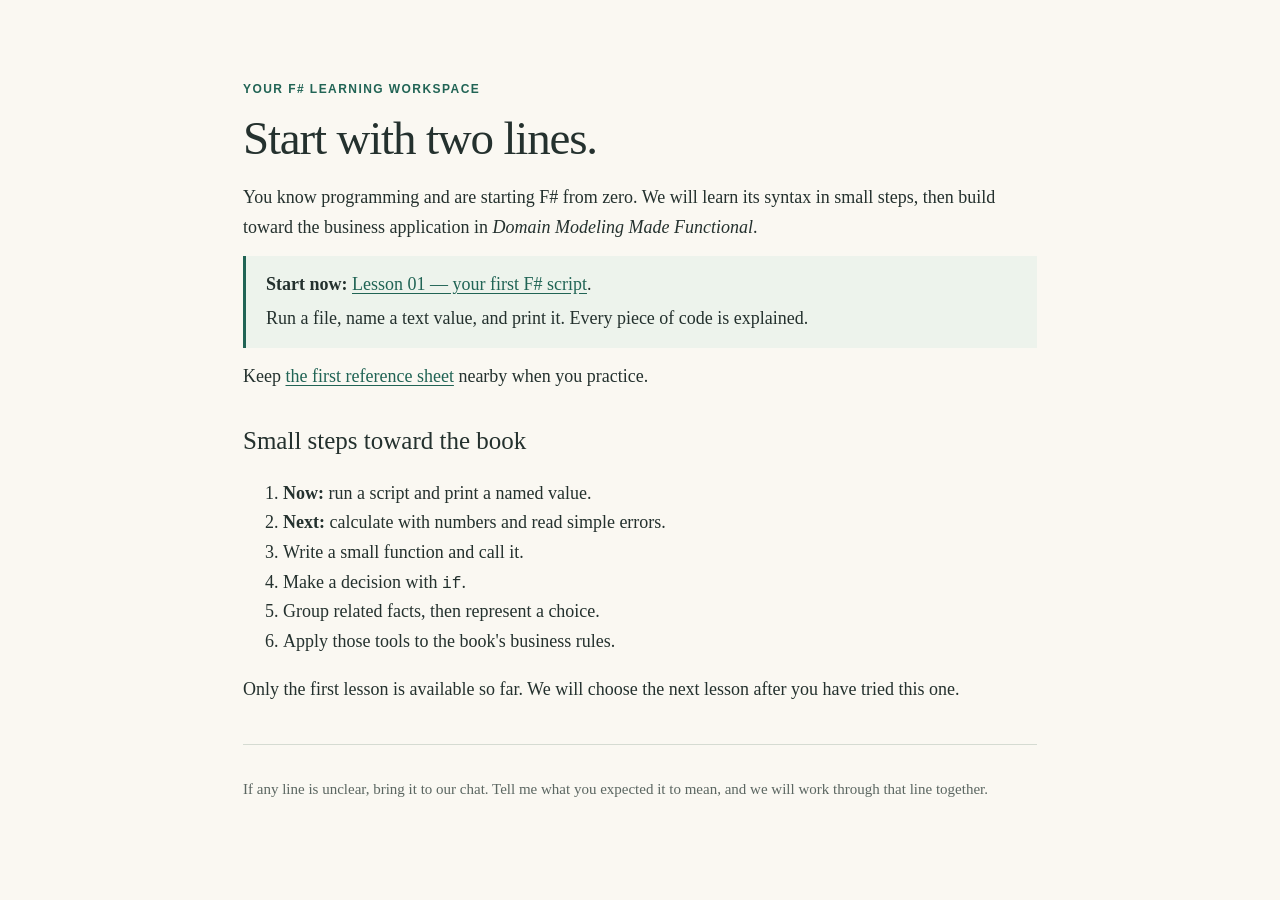
<file: learning/index.html>
<!doctype html>
<html lang="en">
<head>
  <meta charset="utf-8">
  <meta name="viewport" content="width=device-width, initial-scale=1">
  <title>Learn F# · Start here</title>
  <link rel="stylesheet" href="assets/course.css">
</head>
<body><main>
  <p class="eyebrow">Your F# learning workspace</p>
  <h1>Start with two lines.</h1>
  <p>You know programming and are starting F# from zero. We will learn its syntax
    in small steps, then build toward the business application in
    <em>Domain Modeling Made Functional</em>.</p>
  <div class="rule">
    <p><strong>Start now:</strong> <a href="lessons/0001-your-first-script.html">Lesson 01 — your first F# script</a>.</p>
    <p>Run a file, name a text value, and print it. Every piece of code is explained.</p>
  </div>
  <p>Keep <a href="reference/fsharp-basics.html">the first reference sheet</a>
    nearby when you practice.</p>
  <h2>Small steps toward the book</h2>
  <ol>
    <li><strong>Now:</strong> run a script and print a named value.</li>
    <li><strong>Next:</strong> calculate with numbers and read simple errors.</li>
    <li>Write a small function and call it.</li>
    <li>Make a decision with <code>if</code>.</li>
    <li>Group related facts, then represent a choice.</li>
    <li>Apply those tools to the book's business rules.</li>
  </ol>
  <p>Only the first lesson is available so far. We will choose the next lesson
    after you have tried this one.</p>
  <footer><p>If any line is unclear, bring it to our chat. Tell me what you expected
    it to mean, and we will work through that line together.</p></footer>
</main></body>
</html>
</file>
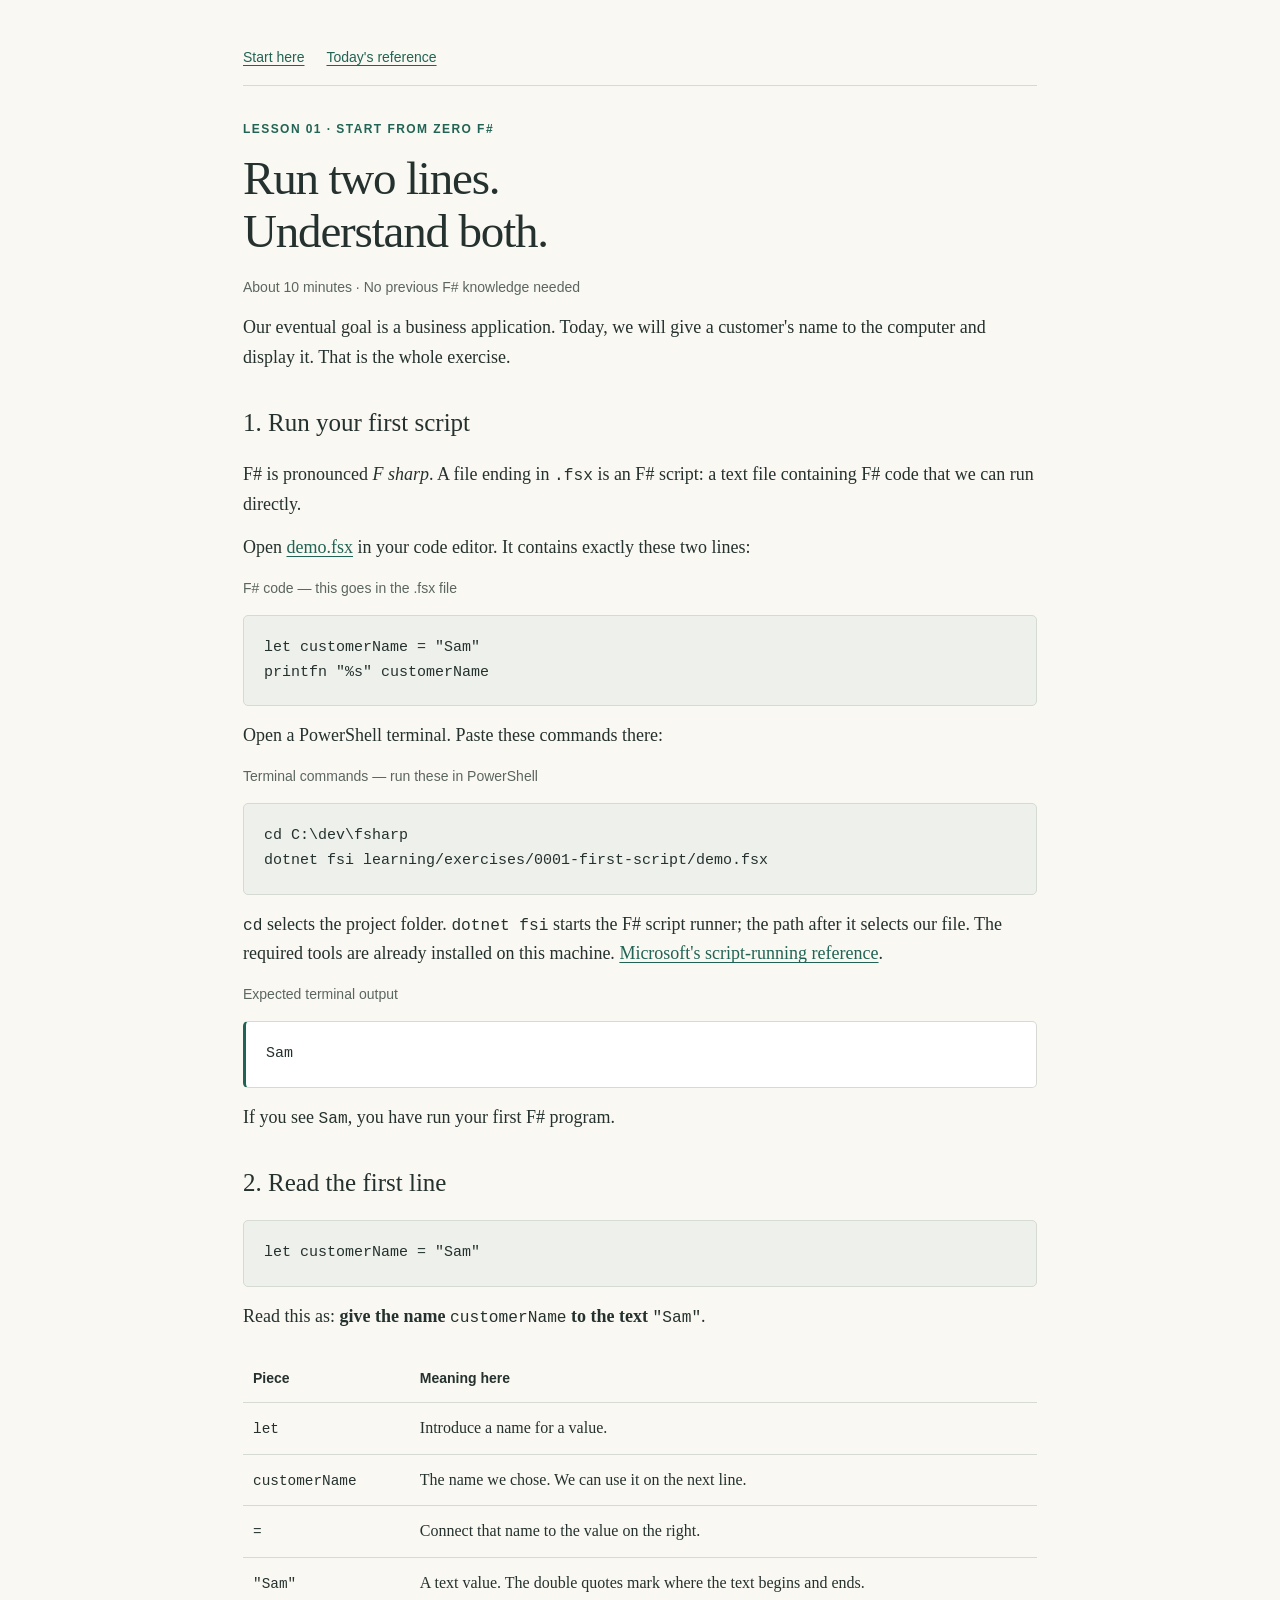
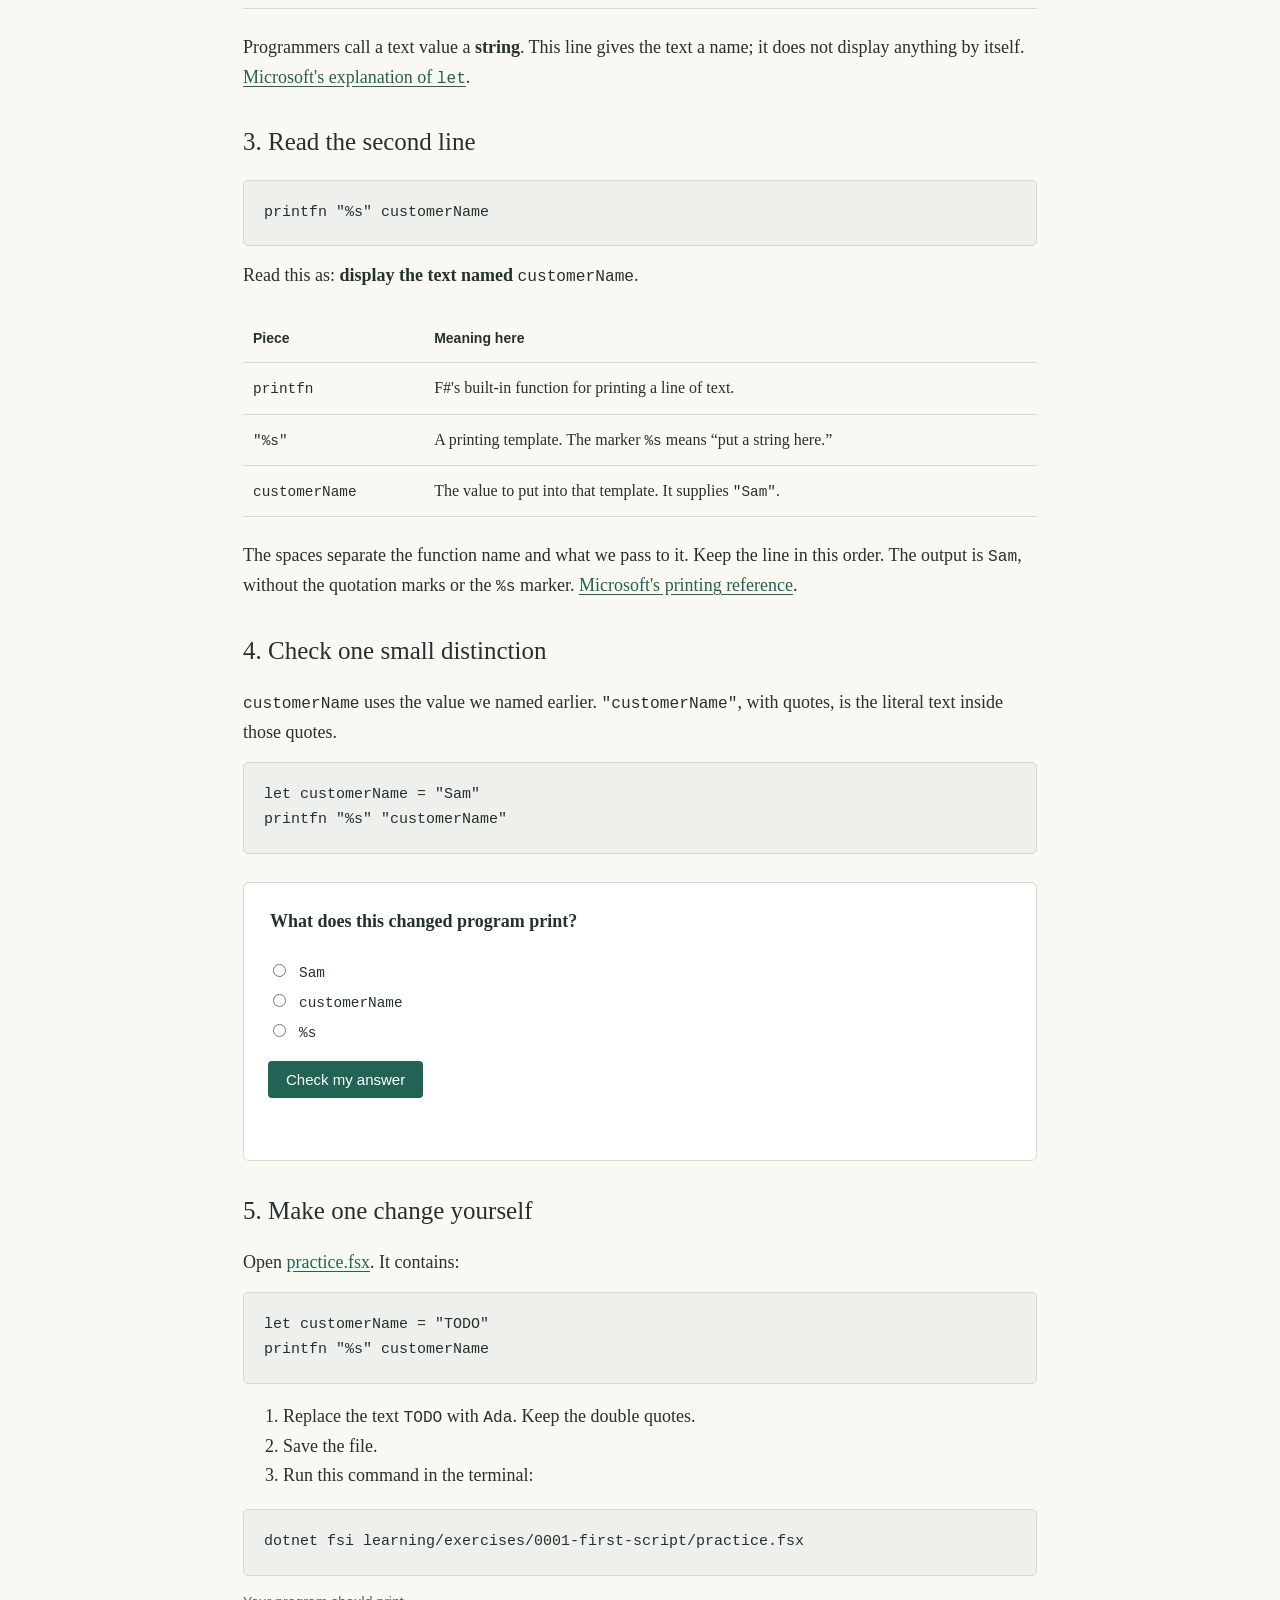
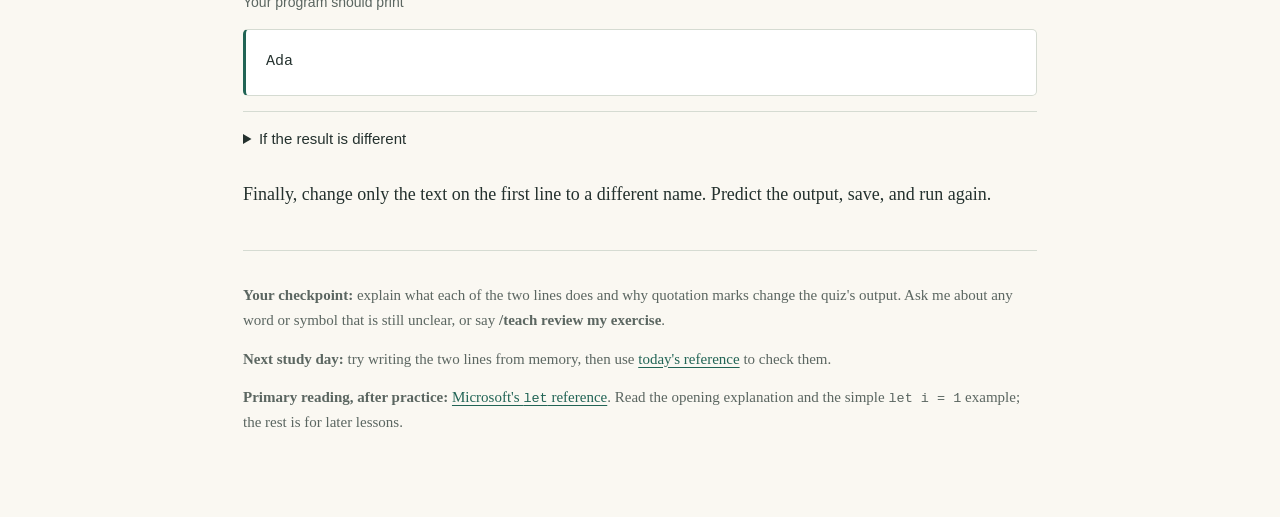
<file: learning/lessons/0001-your-first-script.html>
<!doctype html>
<html lang="en">
<head>
  <meta charset="utf-8">
  <meta name="viewport" content="width=device-width, initial-scale=1">
  <title>01 · Your first F# script</title>
  <link rel="stylesheet" href="../assets/course.css">
  <script src="../assets/quiz.js" defer></script>
</head>
<body>
<main>
  <nav aria-label="Course navigation">
    <a href="../index.html">Start here</a>
    <a href="../reference/fsharp-basics.html">Today's reference</a>
  </nav>
  <header>
    <p class="eyebrow">Lesson 01 · Start from zero F#</p>
    <h1>Run two lines.<br>Understand both.</h1>
    <p class="meta">About 10 minutes · No previous F# knowledge needed</p>
    <p>Our eventual goal is a business application. Today, we will give a
      customer's name to the computer and display it. That is the whole exercise.</p>
  </header>

  <section aria-labelledby="run">
    <h2 id="run">1. Run your first script</h2>
    <p>F# is pronounced <em>F sharp</em>. A file ending in <code>.fsx</code> is an
      F# script: a text file containing F# code that we can run directly.</p>
    <p>Open <a href="../exercises/0001-first-script/demo.fsx">demo.fsx</a> in your
      code editor. It contains exactly these two lines:</p>
    <p class="caption">F# code — this goes in the .fsx file</p>
    <pre><code>let customerName = "Sam"
printfn "%s" customerName</code></pre>
    <p>Open a PowerShell terminal. Paste these commands there:</p>
    <p class="caption">Terminal commands — run these in PowerShell</p>
    <pre><code>cd C:\dev\fsharp
dotnet fsi learning/exercises/0001-first-script/demo.fsx</code></pre>
    <p><code>cd</code> selects the project folder. <code>dotnet fsi</code> starts
      the F# script runner; the path after it selects our file. The required tools
      are already installed on this machine.
      <a href="https://learn.microsoft.com/en-us/dotnet/fsharp/tools/fsharp-interactive/">Microsoft's script-running reference</a>.</p>
    <p class="caption">Expected terminal output</p>
    <pre class="output"><code>Sam</code></pre>
    <p>If you see <code>Sam</code>, you have run your first F# program.</p>
  </section>

  <section aria-labelledby="name">
    <h2 id="name">2. Read the first line</h2>
    <pre><code>let customerName = "Sam"</code></pre>
    <p>Read this as: <strong>give the name <code>customerName</code> to the text
      <code>"Sam"</code></strong>.</p>
    <table>
      <thead><tr><th>Piece</th><th>Meaning here</th></tr></thead>
      <tbody>
        <tr><td><code>let</code></td><td>Introduce a name for a value.</td></tr>
        <tr><td><code>customerName</code></td><td>The name we chose. We can use it on the next line.</td></tr>
        <tr><td><code>=</code></td><td>Connect that name to the value on the right.</td></tr>
        <tr><td><code>"Sam"</code></td><td>A text value. The double quotes mark where the text begins and ends.</td></tr>
      </tbody>
    </table>
    <p>Programmers call a text value a <strong>string</strong>. This line gives the
      text a name; it does not display anything by itself.
      <a href="https://learn.microsoft.com/en-us/dotnet/fsharp/language-reference/functions/let-bindings">Microsoft's explanation of <code>let</code></a>.</p>
  </section>

  <section aria-labelledby="print">
    <h2 id="print">3. Read the second line</h2>
    <pre><code>printfn "%s" customerName</code></pre>
    <p>Read this as: <strong>display the text named <code>customerName</code></strong>.</p>
    <table>
      <thead><tr><th>Piece</th><th>Meaning here</th></tr></thead>
      <tbody>
        <tr><td><code>printfn</code></td><td>F#'s built-in function for printing a line of text.</td></tr>
        <tr><td><code>"%s"</code></td><td>A printing template. The marker <code>%s</code> means “put a string here.”</td></tr>
        <tr><td><code>customerName</code></td><td>The value to put into that template. It supplies <code>"Sam"</code>.</td></tr>
      </tbody>
    </table>
    <p>The spaces separate the function name and what we pass to it. Keep the
      line in this order. The output is <code>Sam</code>, without the quotation
      marks or the <code>%s</code> marker.
      <a href="https://learn.microsoft.com/en-us/dotnet/fsharp/language-reference/plaintext-formatting">Microsoft's printing reference</a>.</p>
  </section>

  <section aria-labelledby="predict">
    <h2 id="predict">4. Check one small distinction</h2>
    <p><code>customerName</code> uses the value we named earlier.
      <code>"customerName"</code>, with quotes, is the literal text inside those quotes.</p>
    <pre><code>let customerName = "Sam"
printfn "%s" "customerName"</code></pre>
    <form class="quiz" data-quiz data-answer="literal"
      data-correct="Yes. The quotes mean print the literal text customerName. Remove those quotes to use the named value Sam."
      data-retry="Look at the quotes on the second line. They make customerName literal text, just as the quotes around Sam do on the first line.">
      <fieldset>
        <legend>What does this changed program print?</legend>
        <label><input type="radio" name="printed-text" value="value"><code>Sam</code></label>
        <label><input type="radio" name="printed-text" value="literal"><code>customerName</code></label>
        <label><input type="radio" name="printed-text" value="template"><code>%s</code></label>
      </fieldset>
      <button type="submit">Check my answer</button>
      <p class="feedback" data-feedback role="status" aria-live="polite"></p>
    </form>
    <noscript><p>Quiz feedback needs JavaScript. You can also run the changed program to check your prediction.</p></noscript>
  </section>

  <section aria-labelledby="practice">
    <h2 id="practice">5. Make one change yourself</h2>
    <p>Open <a href="../exercises/0001-first-script/practice.fsx">practice.fsx</a>.
      It contains:</p>
    <pre><code>let customerName = "TODO"
printfn "%s" customerName</code></pre>
    <ol>
      <li>Replace the text <code>TODO</code> with <code>Ada</code>. Keep the double quotes.</li>
      <li>Save the file.</li>
      <li>Run this command in the terminal:</li>
    </ol>
    <pre><code>dotnet fsi learning/exercises/0001-first-script/practice.fsx</code></pre>
    <p class="caption">Your program should print</p>
    <pre class="output"><code>Ada</code></pre>
    <details><summary>If the result is different</summary>
      <p>If you still see <code>TODO</code>, save your changes and check that you ran
        <code>practice.fsx</code>. If you get an error, check that both quotes are
        present and that <code>customerName</code> is spelled identically on both lines.</p>
      <p>Paste any confusing error into our chat and I will walk through it with you.</p>
    </details>
    <p>Finally, change only the text on the first line to a different name.
      Predict the output, save, and run again.</p>
  </section>

  <footer>
    <p><strong>Your checkpoint:</strong> explain what each of the two lines does
      and why quotation marks change the quiz's output. Ask me about any word or symbol
      that is still unclear, or say <strong>/teach review my exercise</strong>.</p>
    <p><strong>Next study day:</strong> try writing the two lines from memory, then
      use <a href="../reference/fsharp-basics.html">today's reference</a> to check them.</p>
    <p><strong>Primary reading, after practice:</strong>
      <a href="https://learn.microsoft.com/en-us/dotnet/fsharp/language-reference/functions/let-bindings">Microsoft's <code>let</code> reference</a>.
      Read the opening explanation and the simple <code>let i = 1</code> example;
      the rest is for later lessons.</p>
  </footer>
</main>
</body>
</html>
</file>
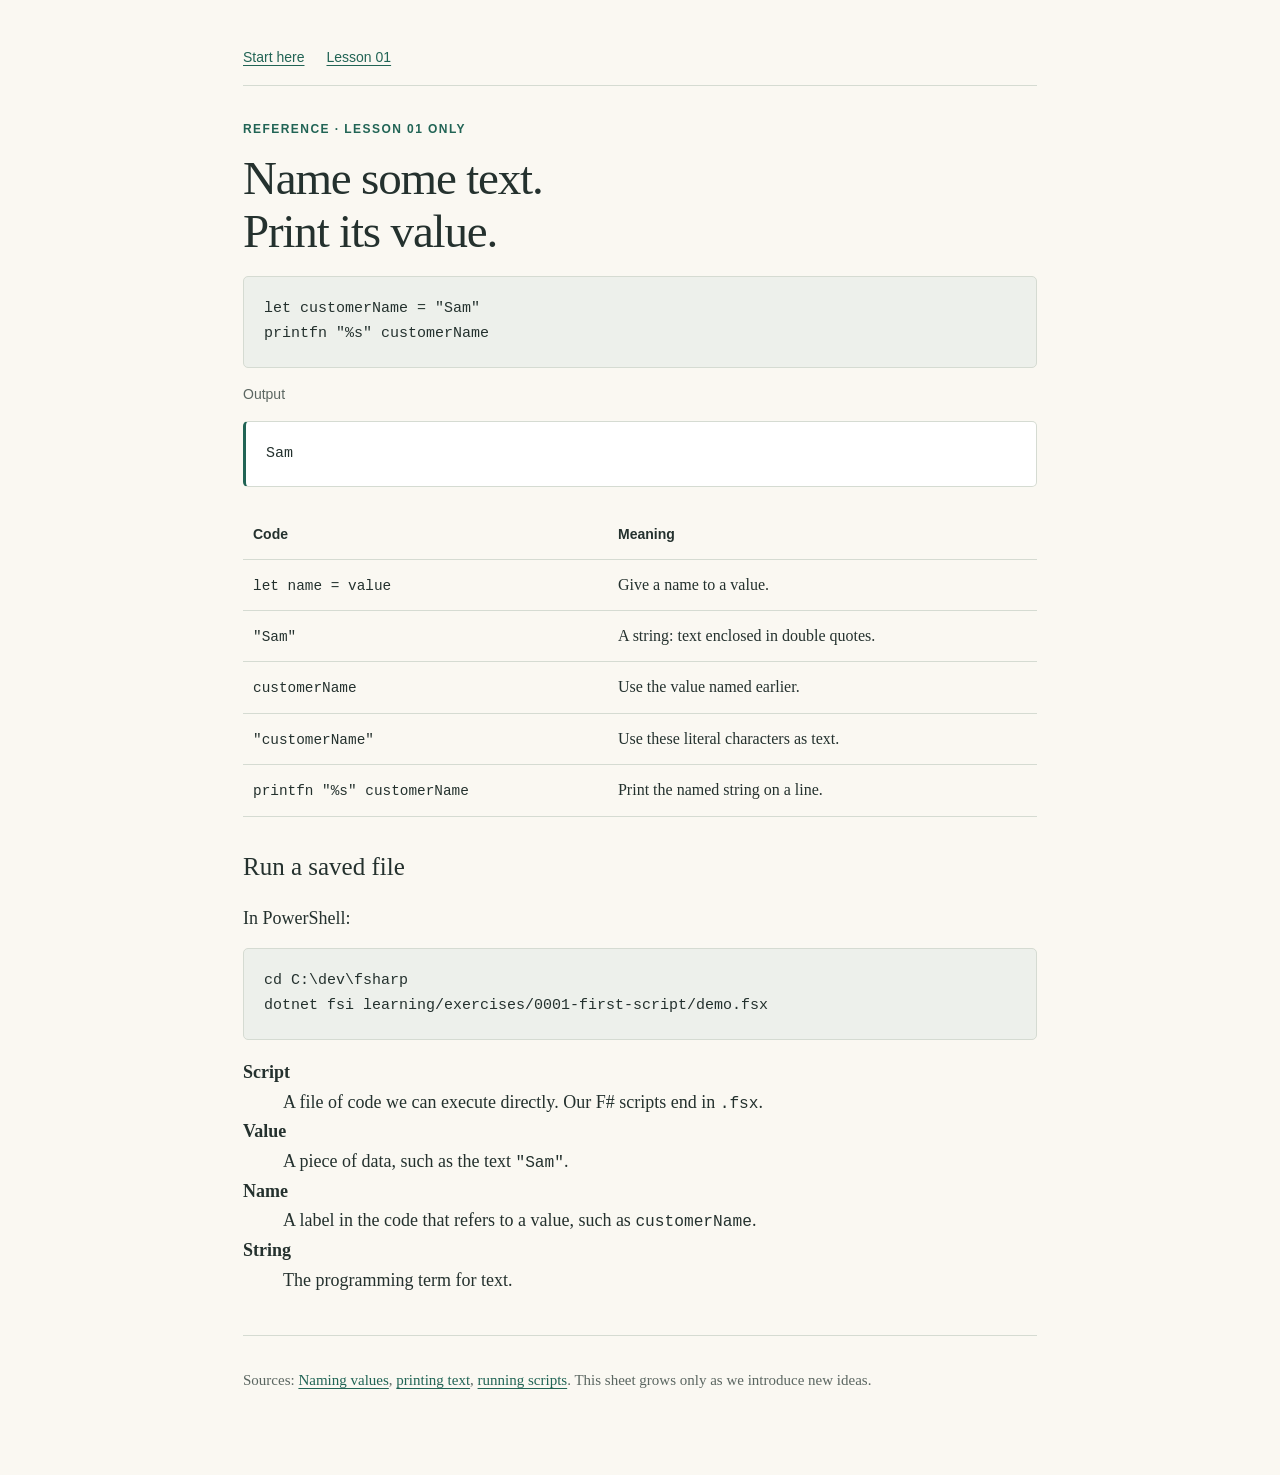
<file: learning/reference/fsharp-basics.html>
<!doctype html>
<html lang="en">
<head>
  <meta charset="utf-8">
  <meta name="viewport" content="width=device-width, initial-scale=1">
  <title>F# first steps · Quick reference</title>
  <link rel="stylesheet" href="../assets/course.css">
</head>
<body><main>
  <nav aria-label="Course navigation">
    <a href="../index.html">Start here</a>
    <a href="../lessons/0001-your-first-script.html">Lesson 01</a>
  </nav>
  <p class="eyebrow">Reference · Lesson 01 only</p>
  <h1>Name some text.<br>Print its value.</h1>
  <pre><code>let customerName = "Sam"
printfn "%s" customerName</code></pre>
  <p class="caption">Output</p>
  <pre class="output"><code>Sam</code></pre>
  <table>
    <thead><tr><th>Code</th><th>Meaning</th></tr></thead>
    <tbody>
      <tr><td><code>let name = value</code></td><td>Give a name to a value.</td></tr>
      <tr><td><code>"Sam"</code></td><td>A string: text enclosed in double quotes.</td></tr>
      <tr><td><code>customerName</code></td><td>Use the value named earlier.</td></tr>
      <tr><td><code>"customerName"</code></td><td>Use these literal characters as text.</td></tr>
      <tr><td><code>printfn "%s" customerName</code></td><td>Print the named string on a line.</td></tr>
    </tbody>
  </table>
  <h2>Run a saved file</h2>
  <p>In PowerShell:</p>
  <pre><code>cd C:\dev\fsharp
dotnet fsi learning/exercises/0001-first-script/demo.fsx</code></pre>
  <dl>
    <dt><strong>Script</strong></dt><dd>A file of code we can execute directly. Our F# scripts end in <code>.fsx</code>.</dd>
    <dt><strong>Value</strong></dt><dd>A piece of data, such as the text <code>"Sam"</code>.</dd>
    <dt><strong>Name</strong></dt><dd>A label in the code that refers to a value, such as <code>customerName</code>.</dd>
    <dt><strong>String</strong></dt><dd>The programming term for text.</dd>
  </dl>
  <footer><p>Sources:
    <a href="https://learn.microsoft.com/en-us/dotnet/fsharp/language-reference/functions/let-bindings">Naming values</a>,
    <a href="https://learn.microsoft.com/en-us/dotnet/fsharp/language-reference/plaintext-formatting">printing text</a>,
    <a href="https://learn.microsoft.com/en-us/dotnet/fsharp/tools/fsharp-interactive/">running scripts</a>.
    This sheet grows only as we introduce new ideas.</p></footer>
</main></body>
</html>
</file>
<file: learning/assets/course.css>
:root {
  color-scheme: light;
  --paper: #faf8f2;
  --ink: #24312e;
  --muted: #5b6661;
  --accent: #216455;
  --rule: #d5dbd2;
  --panel: #ffffff;
}
* { box-sizing: border-box; }
body { margin: 0; background: var(--paper); color: var(--ink); font: 18px/1.65 Georgia, 'Times New Roman', serif; }
main { max-width: 850px; margin: 0 auto; padding: 46px 28px 68px; }
nav, .eyebrow, .meta, button, label, .feedback, .caption { font-family: 'Segoe UI', Arial, sans-serif; }
nav { display: flex; flex-wrap: wrap; gap: 8px 22px; font-size: 14px; border-bottom: 1px solid var(--rule); padding-bottom: 16px; }
a { color: var(--accent); text-underline-offset: 3px; }
a:hover { text-decoration-thickness: 2px; }
.eyebrow { margin: 34px 0 8px; color: var(--accent); letter-spacing: .12em; text-transform: uppercase; font-size: 12px; font-weight: 700; }
h1 { font-size: clamp(32px, 6vw, 47px); font-weight: 500; line-height: 1.13; letter-spacing: -.025em; margin: 12px 0 18px; }
h2 { font-size: 25px; line-height: 1.3; font-weight: 500; margin-top: 34px; }
h3 { font-size: 20px; font-weight: 600; }
p { margin: 14px 0; }
.meta, .caption { color: var(--muted); font-size: 14px; }
.rule { border-left: 3px solid var(--accent); padding: 10px 20px; background: #edf3ec; }
.rule p { margin: 4px 0; }
pre { background: #edf0eb; padding: 20px; border: 1px solid var(--rule); border-radius: 5px; overflow-x: auto; font: 15px/1.65 Consolas, 'Courier New', monospace; }
code { font: .9em Consolas, 'Courier New', monospace; }
pre code { font: inherit; }
.output { background: #fff; border-left: 3px solid var(--accent); }
.quiz { margin: 28px 0; padding: 24px; border: 1px solid var(--rule); border-radius: 6px; background: var(--panel); }
fieldset { padding: 0; margin: 0; border: 0; }
legend { font-weight: 600; margin-bottom: 14px; }
.quiz label { display: flex; gap: 10px; align-items: baseline; font-size: 16px; margin: 10px 0; cursor: pointer; }
.quiz input { accent-color: var(--accent); }
button { font-size: 15px; background: var(--accent); color: white; padding: 10px 18px; border: 0; border-radius: 4px; cursor: pointer; margin-top: 10px; }
button:hover { background: #174d40; }
button:focus-visible, a:focus-visible, summary:focus-visible, input:focus-visible { outline: 3px solid #ca8d2b; outline-offset: 3px; }
.feedback { font-size: 15px; min-height: 1.6em; margin: 14px 0 0; }
.feedback[data-state='correct'] { color: #215b35; }
.feedback[data-state='retry'] { color: #8a491c; }
details { border-top: 1px solid var(--rule); padding: 15px 0; margin: 14px 0; }
summary { cursor: pointer; font-family: 'Segoe UI', Arial, sans-serif; font-size: 15px; }
table { width: 100%; border-collapse: collapse; font-size: 16px; margin: 24px 0; }
th, td { text-align: left; vertical-align: top; border-bottom: 1px solid var(--rule); padding: 12px 10px; }
th { font-family: 'Segoe UI', Arial, sans-serif; font-size: 14px; }
footer { border-top: 1px solid var(--rule); margin-top: 40px; padding-top: 18px; color: var(--muted); font-size: 15px; }
@media (max-width: 560px) {
  main { padding: 24px 18px 40px; }
  pre { padding: 14px; font-size: 13px; }
  .quiz { padding: 18px; }
}
@media print {
  body { background: white; color: black; font-size: 11pt; }
  main { max-width: none; padding: 0; }
  nav, button, .feedback, .screen-only { display: none; }
  h1 { font-size: 27pt; }
  h2 { font-size: 17pt; break-after: avoid; }
  pre, .quiz, .rule, tr { break-inside: avoid; }
  pre { white-space: pre-wrap; font-size: 9pt; }
  a { color: black; }
  .eyebrow { margin-top: 12px; }
}
</file>
